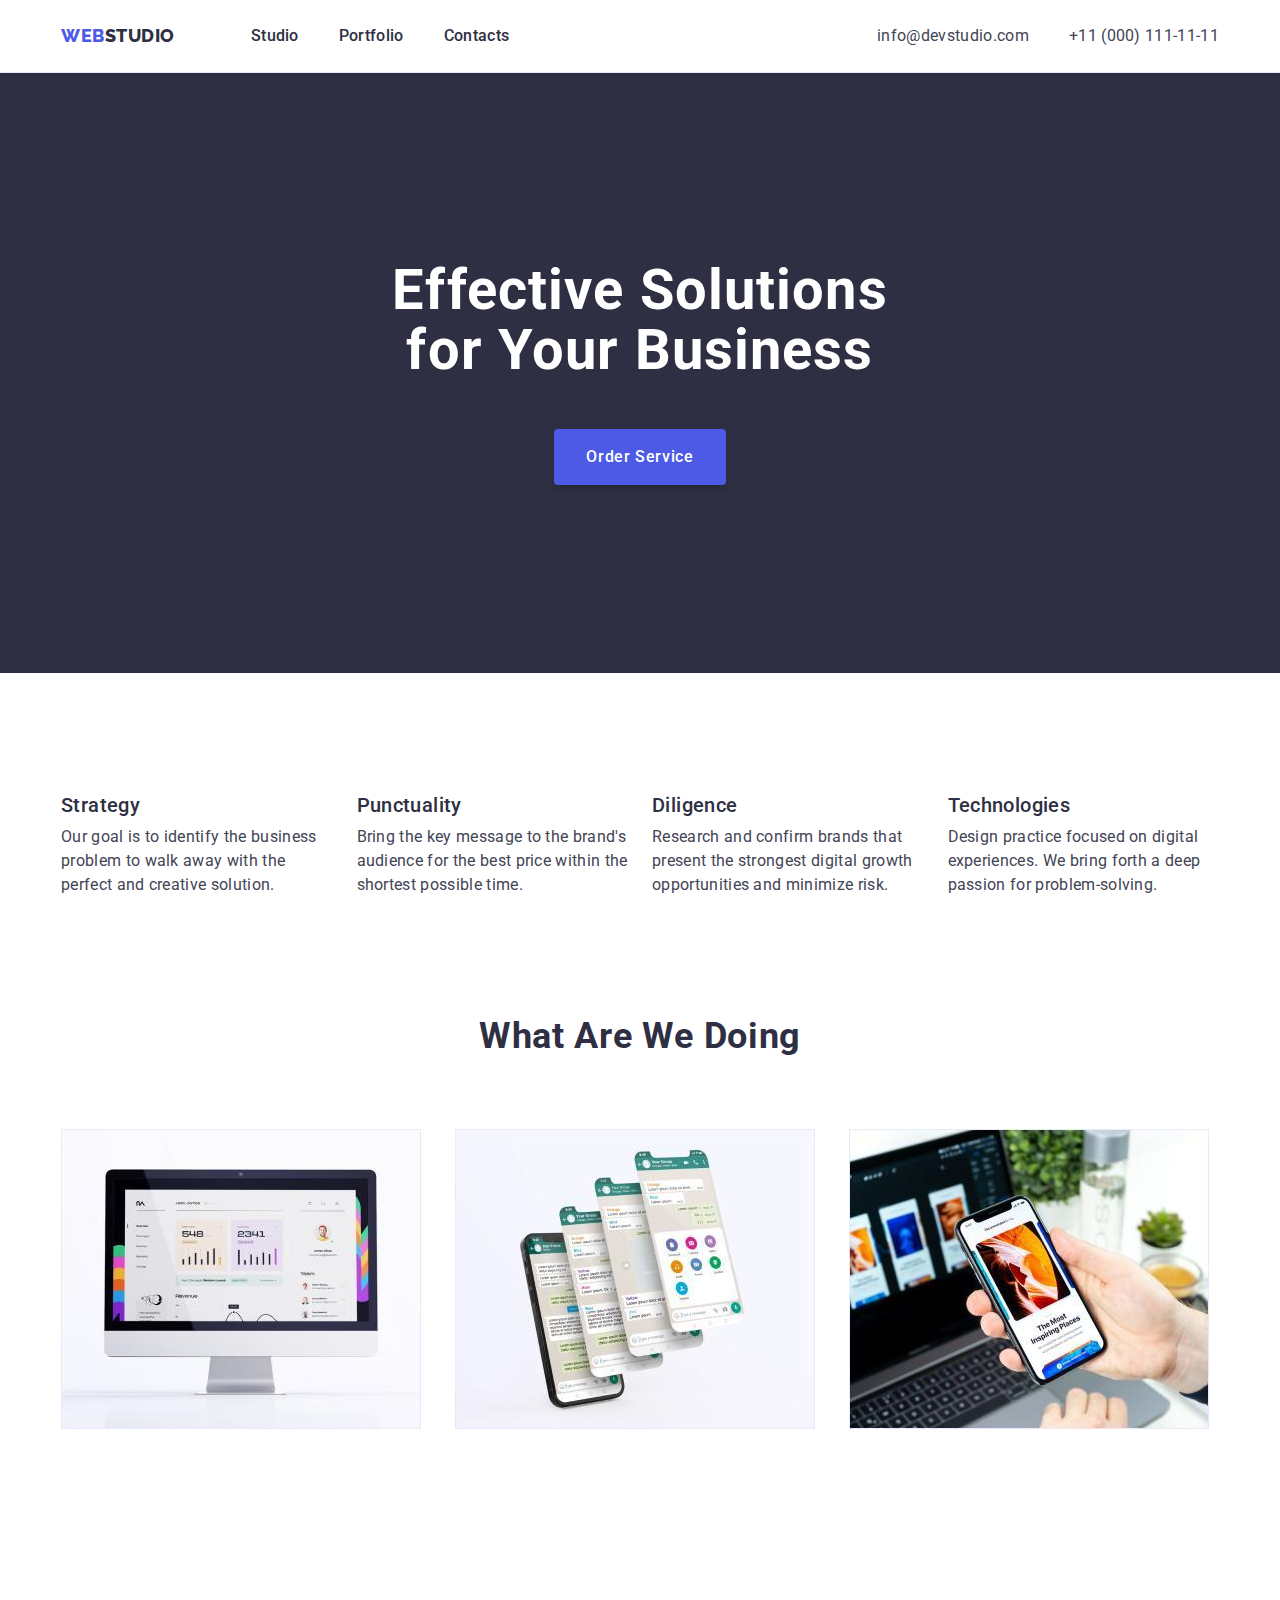
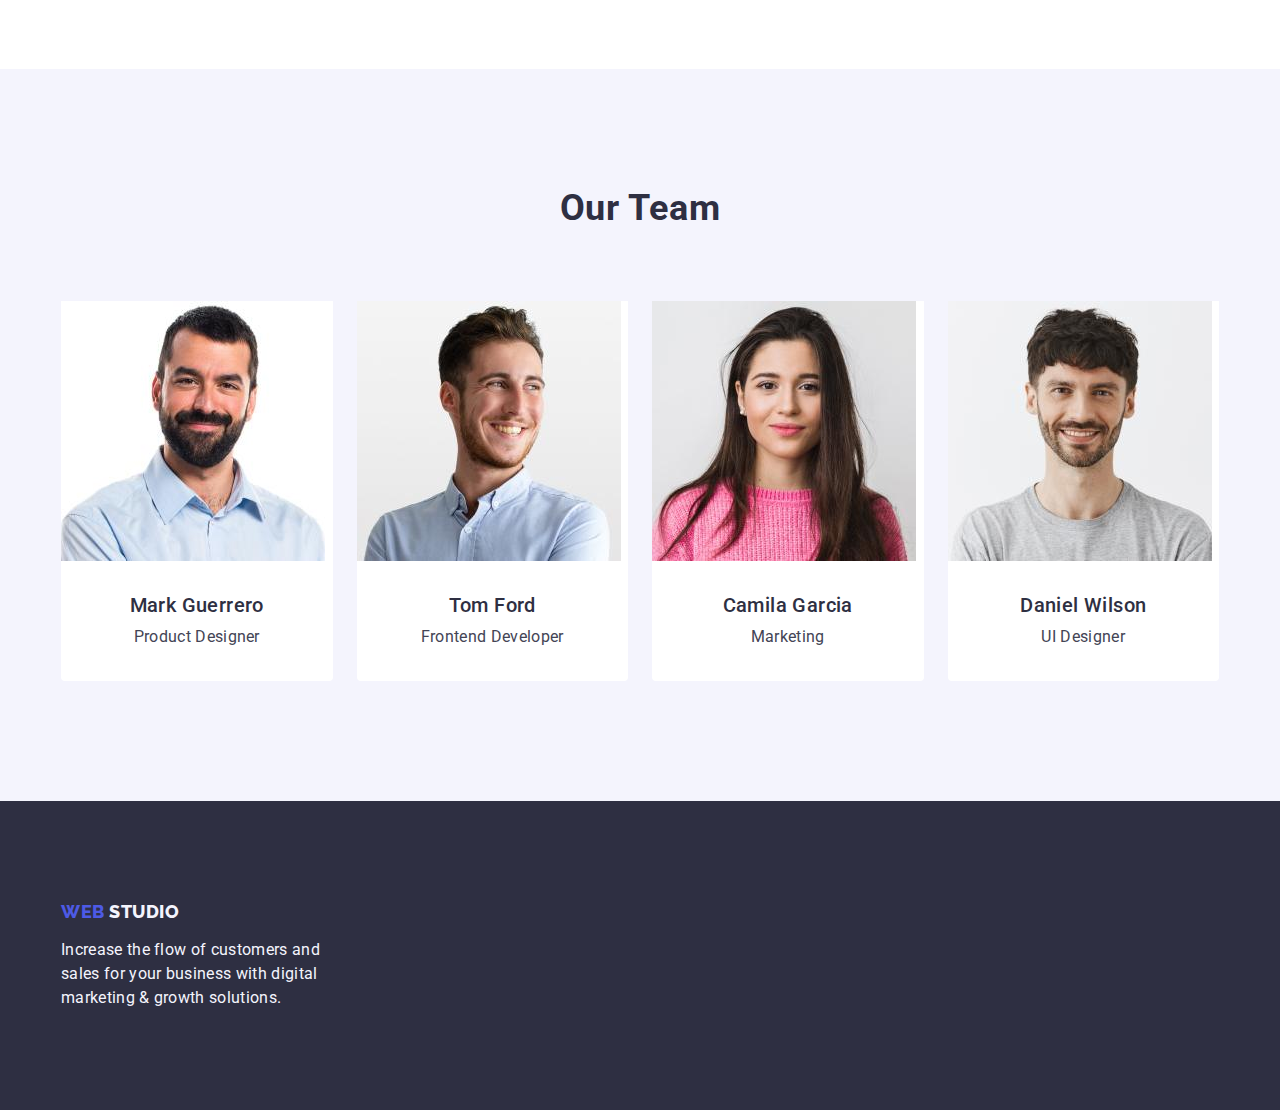
<file: index.html>
<!DOCTYPE html>
<html lang="en">
  <head>
    <meta charset="UTF-8" />
    <meta http-equiv="X-UA-Compatible" content="IE=edge" />
    <meta name="viewport" content="width=device-width, initial-scale=1.0" />
    <link rel="preconnect" href="https://fonts.googleapis.com" />
    <link rel="preconnect" href="https://fonts.gstatic.com" crossorigin />
    <link
      href="https://fonts.googleapis.com/css2?family=Raleway:wght@800&family=Roboto:wght@400;500;700;900&display=swap"
      rel="stylesheet" />

    <link
      rel="stylesheet"
      href="https://cdnjs.cloudflare.com/ajax/libs/modern-normalize/2.0.0/modern-normalize.min.css"
      integrity="sha512-4xo8blKMVCiXpTaLzQSLSw3KFOVPWhm/TRtuPVc4WG6kUgjH6J03IBuG7JZPkcWMxJ5huwaBpOpnwYElP/m6wg=="
      crossorigin="anonymous"
      referrerpolicy="no-referrer" />
    <link rel="stylesheet" href="./css/styles.css" />
    <title>Web Studio</title>
  </head>
  <body>
    <header class="header-wrap">
      <div class="container menu-block">
        <nav class="header-nav">
          <a href="./index.html" class="header-logo link">Web<span>Studio</span></a>
          <ul class="header-menu list">
            <li class="header-menu-item"><a href="./index.html" class="header-menu-link link">Studio</a></li>
            <li class="header-menu-item"><a href="./portfolio.html" class="header-menu-link link">Portfolio</a></li>
            <li class="header-menu-item"><a href="" class="header-menu-link link">Contacts</a></li>
          </ul>
        </nav>
        <address class="header-address">
          <ul class="header-address-list list">
            <li class="header-address-item">
              <a href="mailto:info@devstudio.com" class="header-address-link link">info@devstudio.com</a>
            </li>
            <li class="header-address-item">
              <a href="tel:+110001111111" class="header-address-link link">+11 (000) 111-11-11</a>
            </li>
          </ul>
        </address>
      </div>
    </header>
    <main>
      <section class="hero">
        <div class="container">
          <h1 class="hero-title">Effective Solutions for Your Business</h1>
          <button type="button" class="hero-button">Order Service</button>
        </div>
      </section>

      <section class="solution">
        <div class="container">
          <h2 class="visually-hidden">solution</h2>
          <ul class="solution-list list">
            <li class="solution-item">
              <h3 class="solution-subtitle">Strategy</h3>
              <p class="solution-text">
                Our goal is to identify the business problem to walk away with the perfect and creative solution.
              </p>
            </li>
            <li class="solution-item">
              <h3 class="solution-subtitle">Punctuality</h3>
              <p class="solution-text">
                Bring the key message to the brand's audience for the best price within the shortest possible time.
              </p>
            </li>
            <li class="solution-item">
              <h3 class="solution-subtitle">Diligence</h3>
              <p class="solution-text">
                Research and confirm brands that present the strongest digital growth opportunities and minimize risk.
              </p>
            </li>
            <li class="solution-item">
              <h3 class="solution-subtitle">Technologies</h3>
              <p class="solution-text">
                Design practice focused on digital experiences. We bring forth a deep passion for problem-solving.
              </p>
            </li>
          </ul>
        </div>
      </section>
      <section class="job">
        <div class="container">
          <!-- <div class="job-wrap"> -->
          <h2 class="job-title">What are we doing</h2>
          <ul class="job-list list">
            <li class="job-item"><img src="./images/monitor.jpg" alt="monitor" width="360" /></li>
            <li class="job-item"><img src="./images/messenger.jpg" alt="messenger" width="360" /></li>
            <li class="job-item"><img src="./images/phone.jpg" alt="phone" width="360" /></li>
          </ul>
          <!-- </div> -->
        </div>
      </section>
      <section class="team">
        <div class="container">
          <!-- <div class="team-wrap"> -->
          <h2 class="team-title">Our Team</h2>
          <ul class="team-list list">
            <li class="team-item">
              <img src="./images/Guerrero.jpg" alt="Mark Guerrero" width="264" />
              <div class="team-item-descriptin">
                <h3 class="team-subtitle">Mark Guerrero</h3>
                <p class="team-text">Product Designer</p>
              </div>
            </li>
            <li class="team-item">
              <img src="./images/Ford.jpg" alt="Tom Ford" width="264" />
              <div class="team-item-descriptin">
                <h3 class="team-subtitle">Tom Ford</h3>
                <p class="team-text">Frontend Developer</p>
              </div>
            </li>
            <li class="team-item">
              <img src="./images/Garcia.jpg" alt="Camila Garcia" width="264" />
              <div class="team-item-descriptin">
                <h3 class="team-subtitle">Camila Garcia</h3>
                <p class="team-text">Marketing</p>
              </div>
            </li>
            <li class="team-item">
              <img src="./images/Wilson.jpg" alt="Daniel Wilson" width="264" />
              <div class="team-item-descriptin">
                <h3 class="team-subtitle">Daniel Wilson</h3>
                <p class="team-text">UI Designer</p>
              </div>
            </li>
          </ul>
          <!-- </div> -->
        </div>
      </section>
    </main>
    <footer class="footer-down">
      <div class="container">
        <a href="./index.html" class="footer-logo link">Web <span class="logo-text-color">Studio</span></a>
        <p class="footer-text">
          Increase the flow of customers and sales for your business with digital marketing & growth solutions.
        </p>
      </div>
    </footer>
  </body>
</html>
</file>
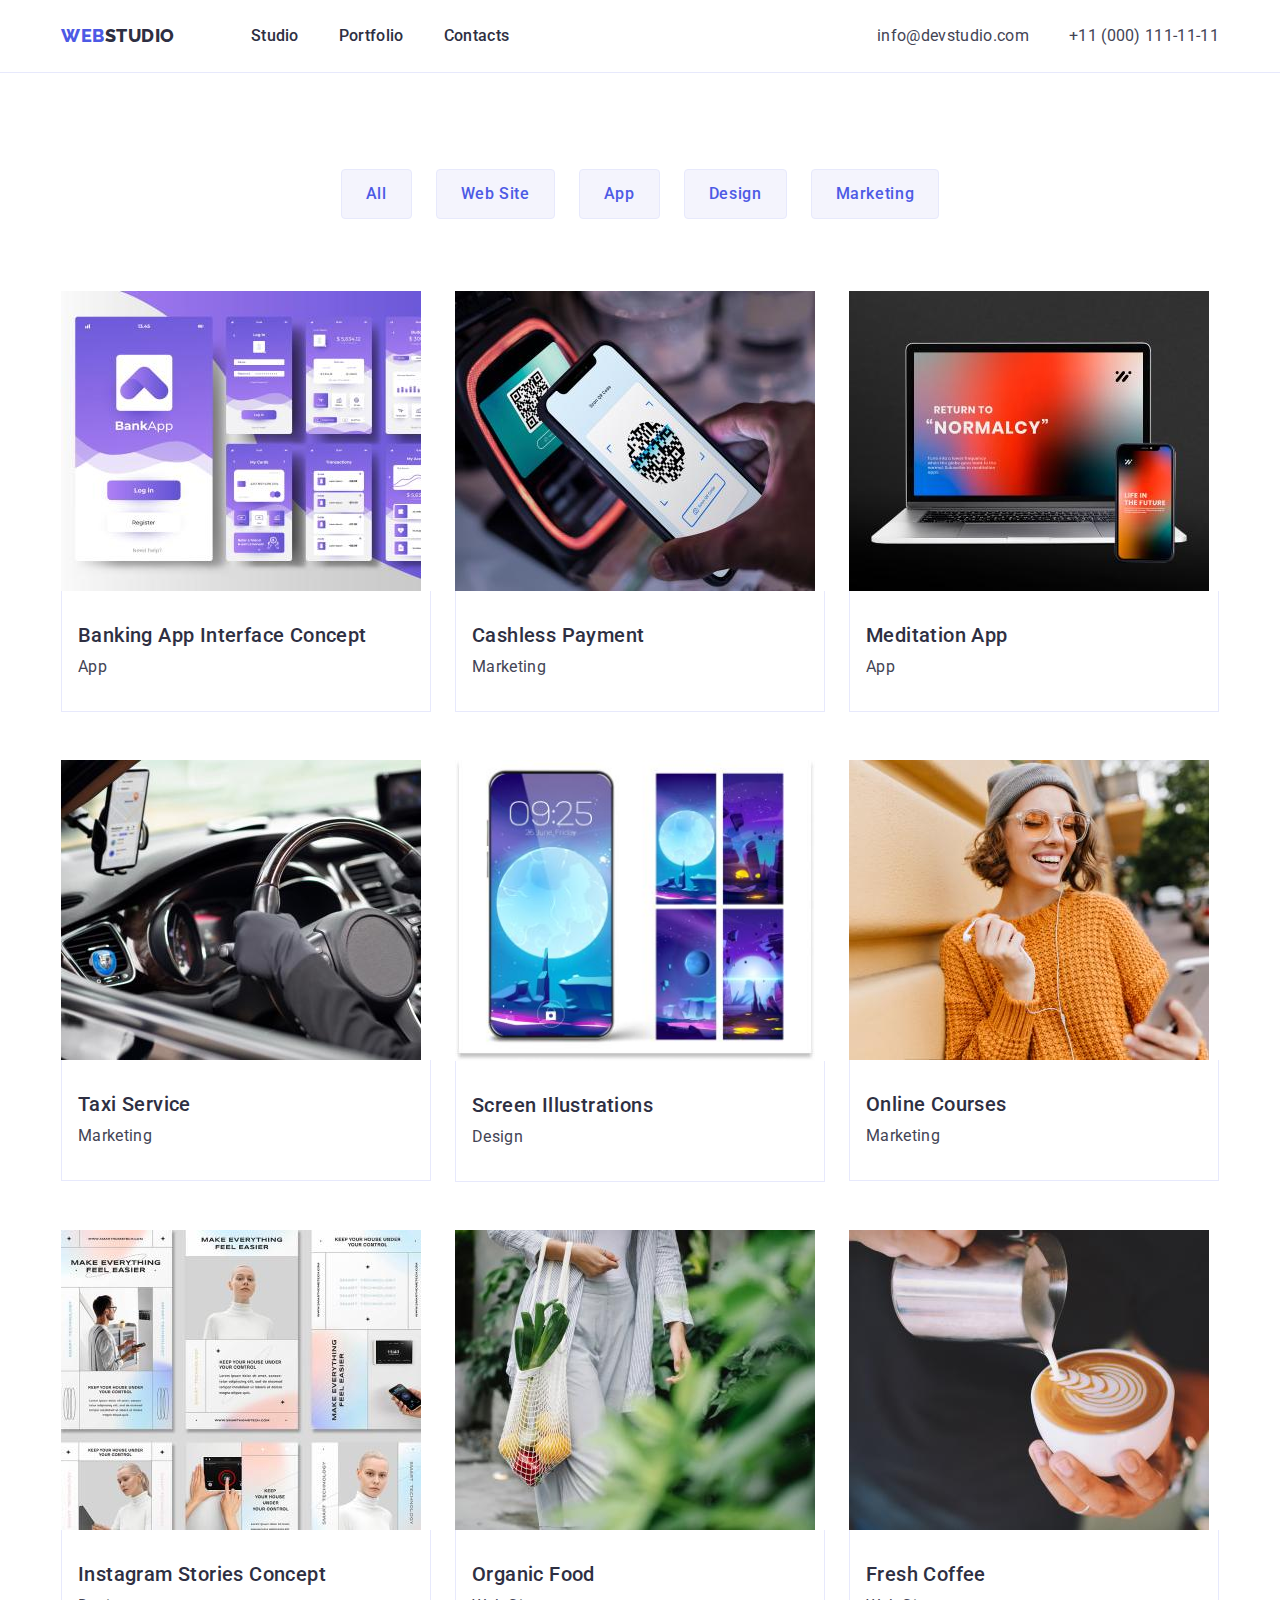
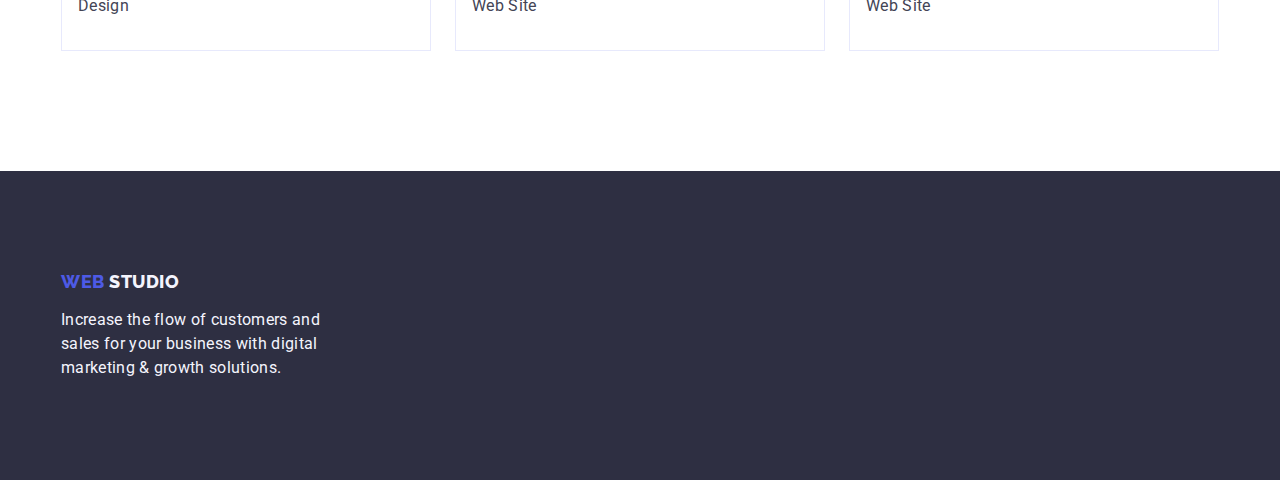
<file: portfolio.html>
<!DOCTYPE html>
<html lang="en">
  <head>
    <meta charset="UTF-8" />
    <meta http-equiv="X-UA-Compatible" content="IE=edge" />
    <meta name="viewport" content="width=device-width, initial-scale=1.0" />
    <link rel="preconnect" href="https://fonts.googleapis.com" />
    <link rel="preconnect" href="https://fonts.gstatic.com" crossorigin />
    <link
      href="https://fonts.googleapis.com/css2?family=Raleway:wght@800&family=Roboto:wght@400;500;700;900&display=swap"
      rel="stylesheet" />
    <link
      rel="stylesheet"
      href="https://cdnjs.cloudflare.com/ajax/libs/modern-normalize/2.0.0/modern-normalize.min.css"
      integrity="sha512-4xo8blKMVCiXpTaLzQSLSw3KFOVPWhm/TRtuPVc4WG6kUgjH6J03IBuG7JZPkcWMxJ5huwaBpOpnwYElP/m6wg=="
      crossorigin="anonymous"
      referrerpolicy="no-referrer" />
    <link rel="stylesheet" href="./css/styles.css" />
    <title>Portfolio</title>
  </head>
  <body>
    <header class="header-wrap">
      <div class="container menu-block">
        <nav class="header-nav">
          <a href="./index.html" class="header-logo link">Web<span>Studio</span></a>
          <ul class="header-menu list">
            <li class="header-menu-item"><a href="./index.html" class="header-menu-link link">Studio</a></li>
            <li class="header-menu-item"><a href="./portfolio.html" class="header-menu-link link">Portfolio</a></li>
            <li class="header-menu-item"><a href="" class="header-menu-link link">Contacts</a></li>
          </ul>
        </nav>
        <address class="header-address">
          <ul class="header-address-list list">
            <li class="header-address-item">
              <a href="mailto:info@devstudio.com" class="header-address-link link">info@devstudio.com</a>
            </li>
            <li class="header-address-item">
              <a href="tel:+110001111111" class="header-address-link link">+11 (000) 111-11-11</a>
            </li>
          </ul>
        </address>
      </div>
    </header>
    <main>
      <section class="portfolio">
        <div class="container">
          <h1 class="visually-hidden">portfolio</h1>
          <ul class="potrfolio-filter list">
            <li><button type="button" class="portfolio-button">All</button></li>
            <li><button type="button" class="portfolio-button">Web Site</button></li>
            <li><button type="button" class="portfolio-button">App</button></li>
            <li><button type="button" class="portfolio-button">Design</button></li>
            <li><button type="button" class="portfolio-button">Marketing</button></li>
          </ul>
          <ul class="portfolio-list list">
            <li class="portfolio-item">
              <a href="" class="portfolio-link link">
                <img src="./images/Banking.jpg" alt="Banking" width="360" />
                <div class="portfolio-item-descriptin">
                  <h2 class="portfolio-subtitle">Banking App Interface Concept</h2>
                  <p class="portfolio-item-text">App</p>
                </div></a
              >
            </li>
            <li class="portfolio-item">
              <a href="" class="link">
                <img src="./images/Payment.jpg" alt="Payment" width="360" />
                <div class="portfolio-item-descriptin">
                  <h2 class="portfolio-subtitle">Cashless Payment</h2>
                  <p class="portfolio-item-text">Marketing</p>
                </div></a
              >
            </li>

            <li class="portfolio-item">
              <a href="" class="link"
                ><img src="./images/Meditation.jpg" alt="Meditation" width="360" />
                <div class="portfolio-item-descriptin">
                  <h2 class="portfolio-subtitle">Meditation App</h2>
                  <p class="portfolio-item-text">App</p>
                </div></a
              >
            </li>
            <li class="portfolio-item">
              <a href="" class="link"
                ><img src="./images/Taxi.jpg" alt="Taxi" width="360" />
                <div class="portfolio-item-descriptin">
                  <h2 class="portfolio-subtitle">Taxi Service</h2>
                  <p class="portfolio-item-text">Marketing</p>
                </div></a
              >
            </li>
            <li class="portfolio-item">
              <a href="" class="link"
                ><img src="./images/Screen.jpg" alt="Screen" width="360" />
                <div class="portfolio-item-descriptin">
                  <h2 class="portfolio-subtitle">Screen Illustrations</h2>
                  <p class="portfolio-item-text">Design</p>
                </div></a
              >
            </li>
            <li class="portfolio-item">
              <a href="" class="link"
                ><img src="./images/Courses.jpg" alt="Courses" width="360" />
                <div class="portfolio-item-descriptin">
                  <h2 class="portfolio-subtitle">Online Courses</h2>
                  <p class="portfolio-item-text">Marketing</p>
                </div></a
              >
            </li>
            <li class="portfolio-item">
              <a href="" class="link"
                ><img src="./images/Instagram.jpg" alt="Instagram" width="360" />
                <div class="portfolio-item-descriptin">
                  <h2 class="portfolio-subtitle">Instagram Stories Concept</h2>
                  <p class="portfolio-item-text">Design</p>
                </div></a
              >
            </li>
            <li class="portfolio-item">
              <a href="" class="link"
                ><img src="./images/Organic.jpg" alt="Organic" width="360" />
                <div class="portfolio-item-descriptin">
                  <h2 class="portfolio-subtitle">Organic Food</h2>
                  <p class="portfolio-item-text">Web Site</p>
                </div></a
              >
            </li>
            <li class="portfolio-item">
              <a href="" class="link">
                <img src="./images/Coffee.jpg" alt="Coffee" width="360" />
                <div class="portfolio-item-descriptin">
                  <h2 class="portfolio-subtitle">Fresh Coffee</h2>
                  <p class="portfolio-item-text">Web Site</p>
                </div></a
              >
            </li>
          </ul>
        </div>
      </section>
    </main>

    <footer class="footer-down">
      <div class="container">
        <div class="footer-description">
          <a href="./index.html" class="footer-logo link">Web <span class="logo-text-color">Studio</span></a>
          <p class="footer-text">
            Increase the flow of customers and sales for your business with digital marketing & growth solutions.
          </p>
        </div>
      </div>
    </footer>
  </body>
</html>
</file>
<file: css/styles.css>
body,
h1,
h2,
h3,
h4,
h5,
h6,
p,
ul {
  margin: 0;
}

ul,
ol {
  padding: 0;
}

img {
  display: block;
}

:root {
  --white-color: #ffffff;
  --navy-blue: #2e2f42;
  --button-blue: #4d5ae5;
  --button-background: #f4f4fd;
  --button-hov-foc: #404bbf;
  --button-border: #e7e9fc;
  --text-color: #434455;
}

body {
  font-family: "Roboto", sans-serif;
  font-size: 16px;
  color: var(--text-color);
  background-color: var(--white-color);
}

.container {
  width: 100%;
  max-width: 1158px;
  /* display: flex; */
  margin: 0 auto;
  padding: 0 15px;
  /* flex-wrap: wrap; */

  /* outline: 1px solid red; */
}

.visually-hidden {
  position: absolute;
  width: 1px;
  height: 1px;
  margin: -1px;
  border: 0;
  padding: 0;

  white-space: nowrap;
  clip-path: inset(100%);
  clip: rect(0 0 0 0);
  overflow: hidden;
}

.link {
  text-decoration: none;
}

.list {
  list-style: none;
}
/* header */

.header-wrap {
  padding-top: 24px;
  padding-bottom: 24px;
  border-bottom: 1px solid var(--button-border);
  display: flex;
}

.menu-block {
  display: flex;
}

.header-nav {
  display: flex;
  align-items: center;
  flex-grow: 1;
}

.header-logo {
  font-family: "Raleway", sans-serif;
  font-weight: 800;
  font-size: 18px;
  line-height: 1.17;
  letter-spacing: 0.03em;
  text-transform: uppercase;
  color: var(--button-blue);
  margin-right: 76px;
}

.header-logo span {
  color: var(--navy-blue);
}

.header-menu {
  display: flex;
  gap: 40px;
}

.header-menu-item {
  line-height: 1.5;
  letter-spacing: 0.02em;
  font-weight: 500;
  font-size: 16px;
}

.header-menu-link {
  text-decoration: none;
  color: var(--navy-blue);
  padding: 24px 0;
}

.header-menu-link:focus,
.header-menu-link:hover {
  text-decoration: underline;
  color: var(--button-hov-foc);
}

.header-address {
  font-style: normal;
  display: flex;
}

.header-address-list {
  list-style: none;
  display: flex;
  gap: 40px;
}

.header-address-item {
  line-height: 1.5;
  letter-spacing: 0.02em;
}

.header-address-link {
  text-decoration: none;
  color: var(--text-color);
}

.header-address-link:focus,
.header-address-link:hover {
  color: var(--button-hov-foc);
}

/* main */

.hero {
  background-color: var(--navy-blue);
  padding: 188px 0;
}

.hero-title {
  font-size: 56px;
  line-height: 1.07;
  letter-spacing: 0.02em;
  text-align: center;
  color: var(--white-color);
  max-width: 496px;
  margin-bottom: 48px;
  margin-left: auto;
  margin-right: auto;
}

.hero-button {
  display: block;
  min-width: 169px;
  height: 56px;
  font-family: "Roboto", sans-serif;
  font-weight: 500;
  font-size: 16px;
  line-height: 1.5;
  letter-spacing: 0.04em;
  background: var(--button-blue);
  color: var(--white-color);
  cursor: pointer;
  margin: auto;
  border: none;
  border-radius: 4px;
  padding: 16px 32px;
  box-shadow: 0px 4px 4px rgba(0, 0, 0, 0.15);
}

.hero-button:focus,
.hero-button:hover {
  background: var(--button-hov-foc);
  color: var(--white-color);
}

.solution {
  padding: 120px 0;
}

.solution-list {
  display: flex;
  gap: 24px;
}

.solution-item {
  width: calc((100% - 72px) / 4);
}

.solution-subtitle {
  font-weight: 500;
  font-size: 20px;
  line-height: 1.2;
  letter-spacing: 0.02em;
  color: var(--navy-blue);
  margin-bottom: 8px;
}

.solution-text {
  line-height: 1.5;
  letter-spacing: 0.02em;
  font-size: 16px;
}

.job {
  padding-bottom: 120px;
}

.job-title {
  font-weight: 700;
  font-size: 36px;
  line-height: 1.11;
  letter-spacing: 0.02em;
  text-transform: capitalize;
  color: var(--navy-blue);
  text-align: center;
  margin-bottom: 72px;
}

.job-list {
  list-style: none;
  display: flex;
  gap: 24px;
  margin-bottom: 120px;
  justify-content: space-between;
}

/* .job-wrap {
  width: 100%;
} */

.job-item {
  width: calc((100% - 48px) / 3);
}

.team {
  background: #f4f4fd;
  padding-top: 120px;
  padding: 120px 0;
}

/* .team-wrap {
  width: 100%;
  padding: 120px 0;
} */

.team-list {
  display: flex;
  gap: 24px;
  justify-content: space-between;
}

.team-title {
  font-size: 36px;
  line-height: 1.11;
  letter-spacing: 0.02em;
  text-transform: capitalize;
  color: var(--navy-blue);
  text-align: center;
  margin-bottom: 72px;
}

.team-item {
  background-color: var(--white-color);
  text-align: center;
  width: calc((100% - 72px) / 4);
  border-radius: 0px 0px 4px 4px;
}

.team-item-descriptin {
  padding: 32px 16px;
}
.team-subtitle {
  font-weight: 500;
  font-size: 20px;
  line-height: 1.2;
  letter-spacing: 0.02em;
  color: var(--navy-blue);
  margin-bottom: 8px;
  text-align: center;
}

.team-text {
  line-height: 1.5;
  letter-spacing: 0.02em;
  text-align: center;
}

/* portfolio */

.portfolio {
  padding-top: 96px;
  padding-bottom: 120px;
}

.potrfolio-filter {
  list-style: none;
  display: flex;
  justify-content: center;
  gap: 24px;
  margin-bottom: 72px;
}

.portfolio-button {
  color: var(--button-blue);
  background: var(--button-background);
  font-family: "Roboto", sans-serif;
  font-weight: 500;
  font-size: 16px;
  line-height: 1.5;
  letter-spacing: 0.04em;
  color: var(--button-blue);
  cursor: pointer;
  margin: auto;
  border: none;
  padding: 12px 24px;
  border: 1px solid var(--button-border);
  border-radius: 4px;
}

.portfolio-button:hover,
.portfolio-button:focus {
  background: var(--button-hov-foc);
  color: var(--white-color);
  border: 1px solid transparent;
}

.portfolio-list {
  list-style: none;
  display: flex;
  flex-wrap: wrap;
  column-gap: 24px;
  row-gap: 48px;
}
.portfolio-item {
  width: calc((100% - 48px) / 3);
}

.portfolio-item a {
  display: block;
}

.portfolio-subtitle {
  font-weight: 500;
  font-size: 20px;
  line-height: 1.2;
  letter-spacing: 0.02em;
  color: var(--navy-blue);
  margin-bottom: 8px;
}

.portfolio-item-descriptin {
  padding: 32px 16px;
  border: 1px solid var(--button-border);
  border-top: none;
}

.portfolio-item-text {
  line-height: 1.5;
  letter-spacing: 0.02em;
  color: var(--text-color);
  width: calc((100% - 48px) / 3);
}

/* footer */

.footer-logo {
  display: inline-block;
  font-family: "Raleway", sans-serif;
  font-weight: 800;
  font-size: 18px;
  line-height: 1.17;
  letter-spacing: 0.03em;
  text-transform: uppercase;
  text-decoration: none;
  color: var(--button-blue);
  margin-bottom: 16px;
}

.footer-logo span {
  color: #f4f4fd;
}

.footer-text {
  line-height: 1.5;
  letter-spacing: 0.02em;
  color: #f4f4fd;
  max-width: 264px;
}

.footer-down {
  background-color: var(--navy-blue);
  padding: 100px 0;
}
</file>
